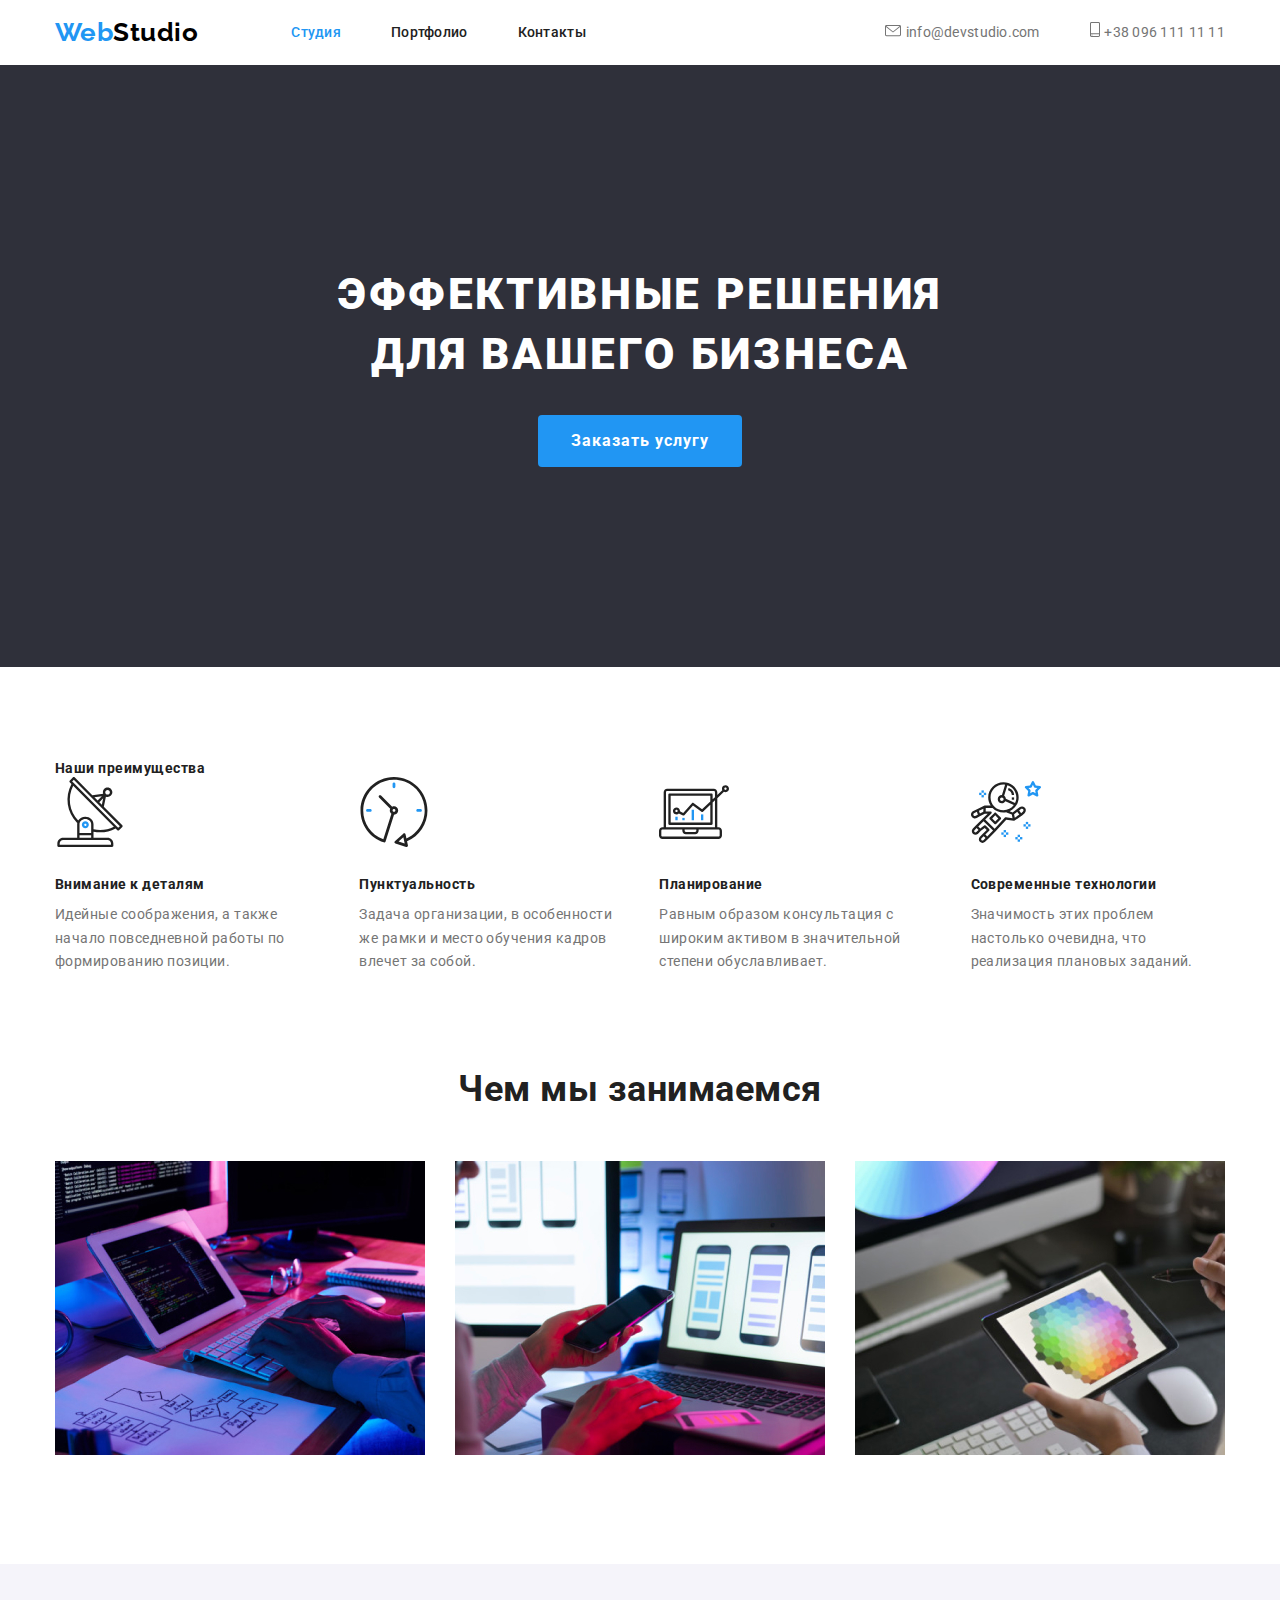
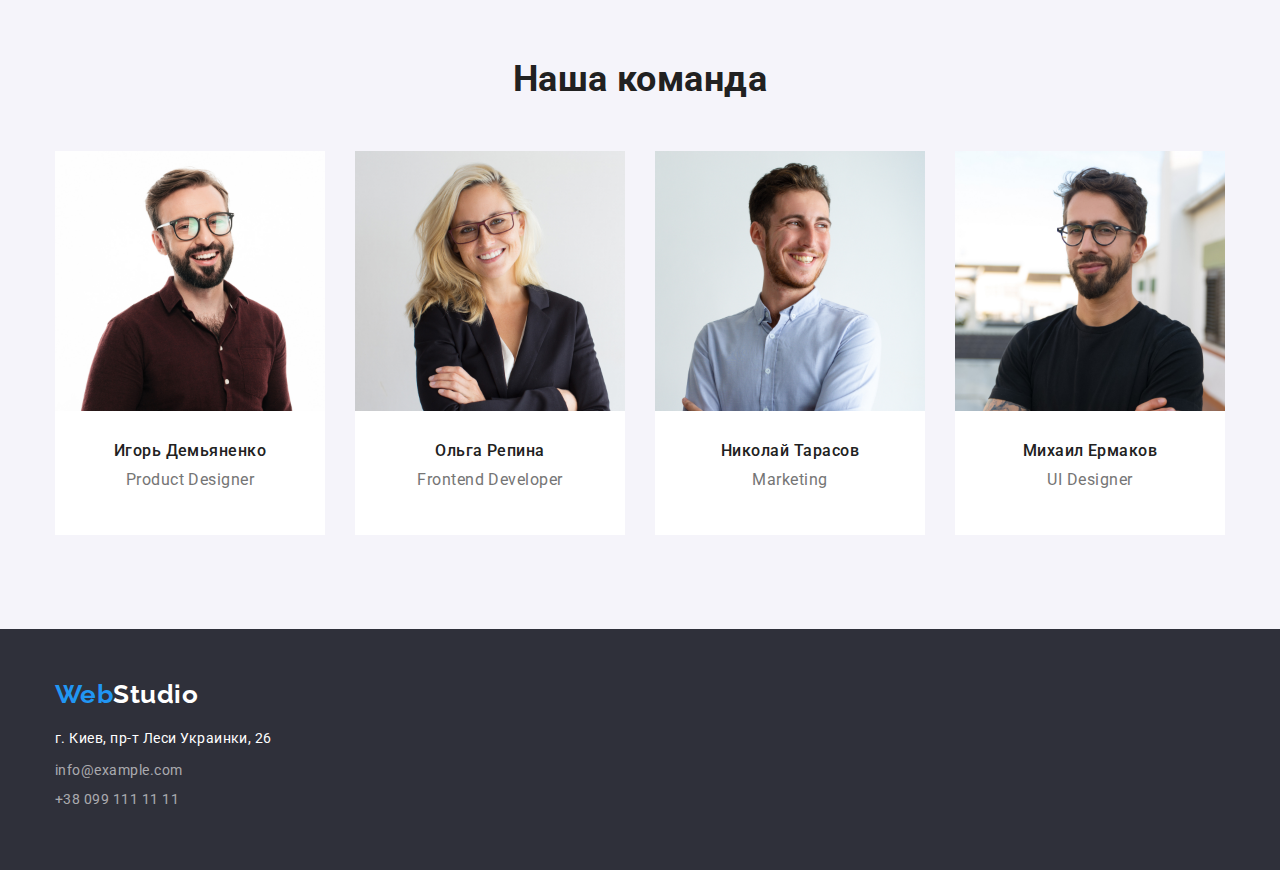
<file: index.html>
<!DOCTYPE html>
<html lang="ru">
  <head>
    <meta charset="UTF-8" />
    <meta http-equiv="X-UA-Compatible" content="IE=Edge" />
    <meta name="viewport" content="width=device-width, initial-scale=1.0" />
    <title>WebStudio</title>
    <link
      href="https://fonts.googleapis.com/css2?family=Raleway:wght@700&family=Roboto:wght@400;500;700&display=swap"
      rel="stylesheet"
    />
    <link
      rel="stylesheet"
      href="https://cdnjs.cloudflare.com/ajax/libs/modern-normalize/0.7.0/modern-normalize.min.css"
    />
    <link rel="stylesheet" href="./css/common.css" />
    <link rel="stylesheet" href="./css/main.css" />
  </head>
  <body>
    <!-- Шапка сайта -->
    <header>
      <div class="container page-header">
        <nav class="navigation">
          <a href="" class="logo">Web<span class="main">Studio</span></a>
          <ul class="site-nav list">
            <li class="item"><a href="" class="link current">Студия</a></li>
            <li class="item">
              <a href="./portfolio.html" class="link">Портфолио</a>
            </li>
            <li class="item"><a href="" class="link">Контакты</a></li>
          </ul>
        </nav>
        <address class="address">
          <ul class="address-list list">
            <li class="item">
              <img src="./images/mail.svg" alt="" class="img" />
              <a href="mailto:info@devstudio.com" class="link"
                >info@devstudio.com</a
              >
            </li>
            <li class="item">
              <img src="./images/tel.svg" alt="" class="img" />
              <a href="tel:+380961111111" class="link">+38 096 111 11 11</a>
            </li>
          </ul>
        </address>
      </div>
    </header>
    <main>
      <!-- Герой -->
      <section class="hero-section">
        <div class="container hero">
          <h1 class="title">
            Эффективные решения <br />
            для вашего бизнеса
          </h1>
          <a href="" class="button">Заказать услугу</a>
        </div>
      </section>
      <!-- Преимущества -->
      <section class="section">
        <div class="container padding-top">
          <h2 class="title">Наши преимущества</h2>
          <ul class="features list">
            <li class="item">
              <img src="./images/antenna.svg" alt="антенна" class="image" />
              <h3 class="title subtitle">Внимание к деталям</h3>
              <p class="text">
                Идейные соображения, а также начало повседневной работы по
                формированию позиции.
              </p>
            </li>
            <li class="item">
              <img src="./images/clock.svg" alt="часы" class="image" />
              <h3 class="title subtitle">Пунктуальность</h3>
              <p class="text">
                Задача организации, в особенности же рамки и место обучения
                кадров влечет за собой.
              </p>
            </li>
            <li class="item">
              <img src="./images/diagram.svg" alt="диаграмма" class="image" />
              <h3 class="title subtitle">Планирование</h3>
              <p class="text">
                Равным образом консультация с широким активом в значительной
                степени обуславливает.
              </p>
            </li>
            <li class="item">
              <img src="./images/astronaut.svg" alt="астронавт" class="image" />
              <h3 class="title subtitle">Современные технологии</h3>
              <p class="text">
                Значимость этих проблем настолько очевидна, что реализация
                плановых заданий.
              </p>
            </li>
          </ul>
        </div>
      </section>
      <!-- Направления деятельности -->
      <section class="section activity">
        <div class="container padding-top">
          <h2 class="section-title">Чем мы занимаемся</h2>
          <ul class="activity-list list">
            <li class="activity-item">
              <img
                src="./images/tablet.jpg"
                alt="Человек работает на планшете за клавиатурой"
                height="294"
                width="370"
              />
              <h3 class="title">Десктопные приложения</h3>
            </li>
            <li class="activity-item">
              <img
                src="./images/laptop.jpg"
                alt="Человек с телефоном перед экраном ноутбука"
                height="294"
                width="370"
              />
              <h3 class="title">Мобильные приложения</h3>
            </li>
            <li class="activity-item">
              <img
                src="./images/screen.jpg"
                alt="Рисунок не экране планшета"
                height="294"
                width="370"
              />
              <h3 class="title">Дизайнерские решения</h3>
            </li>
          </ul>
        </div>
      </section>
      <!-- Команда -->
      <section class="section team">
        <div class="container">
          <h2 class="section-title">Наша команда</h2>
          <ul class="list worker">
            <li class="item">
              <img
                src="./images/igor.jpg"
                alt="Мужчина в бордовой рубашке в очках"
                height="260"
                width="270"
              />
              <h3 class="title">Игорь Демьяненко</h3>
              <p class="text">Product Designer</p>
              <ul class="list">
                <li>
                  <a href="" aria-label="Инстаграм ссылка" class="link"></a>
                </li>
                <li>
                  <a href="" aria-label="Твитер ссылка" class="link"></a>
                </li>
                <li>
                  <a href="" aria-label="Фейсбук ссылка" class="link"></a>
                </li>
                <li>
                  <a href="" aria-label="Линкдин ссылка" class="link"></a>
                </li>
              </ul>
            </li>
            <li class="item">
              <img
                src="./images/olga.jpg"
                alt="Девушка в черном жакете со светлыми волосами"
                height="260"
                width="270"
              />
              <h3 class="title">Ольга Репина</h3>
              <p class="text">Frontend Developer</p>
              <ul class="list">
                <li>
                  <a href="" aria-label="Инстаграм ссылка" class="link"></a>
                </li>
                <li>
                  <a href="" aria-label="Твитер ссылка" class="link"></a>
                </li>
                <li>
                  <a href="" aria-label="Фейсбук ссылка" class="link"></a>
                </li>
                <li>
                  <a href="" aria-label="Линкдин ссылка" class="link"></a>
                </li>
              </ul>
            </li>
            <li class="item">
              <img
                src="./images/nikolai.jpg"
                alt="Мужчина в голубой рубашке с бородой"
                height="260"
                width="270"
              />
              <h3 class="title">Николай Тарасов</h3>
              <p class="text">Marketing</p>
              <ul class="list">
                <li>
                  <a href="" aria-label="Инстаграм ссылка" class="link"></a>
                </li>
                <li>
                  <a href="" aria-label="Твитер ссылка" class="link"></a>
                </li>
                <li>
                  <a href="" aria-label="Фейсбук ссылка" class="link"></a>
                </li>
                <li>
                  <a href="" aria-label="Линкдин ссылка" class="link"></a>
                </li>
              </ul>
            </li>
            <li class="item">
              <img
                src="./images/mihail.jpg"
                alt="Темноволосый мужчина в черной футболке в очках"
                height="260"
                width="270"
              />
              <h3 class="title">Михаил Ермаков</h3>
              <p class="text">UI Designer</p>
              <ul class="list">
                <li>
                  <a href="" aria-label="Инстаграм ссылка" class="link"></a>
                </li>
                <li>
                  <a href="" aria-label="Твитер ссылка" class="link"></a>
                </li>
                <li>
                  <a href="" aria-label="Фейсбук ссылка" class="link"></a>
                </li>
                <li>
                  <a href="" aria-label="Линкдин ссылка" class="link"></a>
                </li>
              </ul>
            </li>
          </ul>
        </div>
      </section>
      <!-- Клиенты -->
      <!-- Или сделать с помощью aria-label как и ссылки на соцсети? 
       <ul>
              <li>
                <a href="" aria-label="Ya & Co"></a>
              </li>
              <li>
                <a href="" aria-label="Company Tagline Here"></a>
              </li>
              <li>
                <a href="" aria-label="Company"></a>
              </li>
              <li>
                <a href="" aria-label="Foster Peters"></a>
              </li>
              <li>
                <a href="" aria-label="Brand"></a>
              </li>
              <li>
                <a href="" aria-label="Company Tag Line"></a>
              </li>
            </ul>-->
      <!-- <section class="section clients">
        <div class="container padding-top">
          <h2 class="section-title">Постоянные клиенты</h2>
          <ul class="clients-list list">
            <li class="item">
              <a href="">
                <img src="./images/logo1.svg" alt="Логотип компании" />
              </a>
            </li>
            <li class="item">
              <a href="">
                <img src="./images/logo2.svg" alt="Логотип компании" />
              </a>
            </li>
            <li class="item">
              <a href="">
                <img src="./images/logo3.svg" alt="Логотип компании" />
              </a>
            </li>
            <li class="item">
              <a href="">
                <img src="./images/logo4.svg" alt="Логотип компании" />
              </a>
            </li>
            <li class="item">
              <a href="">
                <img src="./images/logo5.svg" alt="Логотип компании" />
              </a>
            </li>
            <li class="item">
              <a href="">
                <img src="./images/logo6.svg" alt="Логотип компании" />
              </a>
            </li>
          </ul>
        </div>
      </section> -->
    </main>
    <!-- Футер -->
    <footer class="footer-section">
      <div class="container footer">
        <a href="" class="logo">Web<span class="accent">Studio</span></a>
        <address class="footer-address">
          <ul class="contacts list">
            <li class="item post">г. Киев, пр-т Леси Украинки, 26</li>
            <li class="item">info@example.com</li>
            <li class="item">+38 099 111 11 11</li>
          </ul>
        </address>
        <!-- <div class="join">
          <b class="text">присоединяйтесь</b>
          <ul class="list">
            <li>
              <a href="" aria-label="Instagram link"></a>
            </li>
            <li>
              <a href="" aria-label="Twitter link"></a>
            </li>
            <li>
              <a href="" aria-label="Facebook link"></a>
            </li>
            <li>
              <a href="" aria-label="Linkedin link"></a>
            </li>
          </ul>
        </div>
        <div class="join">
          <b class="text">Подпишитесь на рассылку</b>
        </div> -->
      </div>
    </footer>
  </body>
</html>
</file>
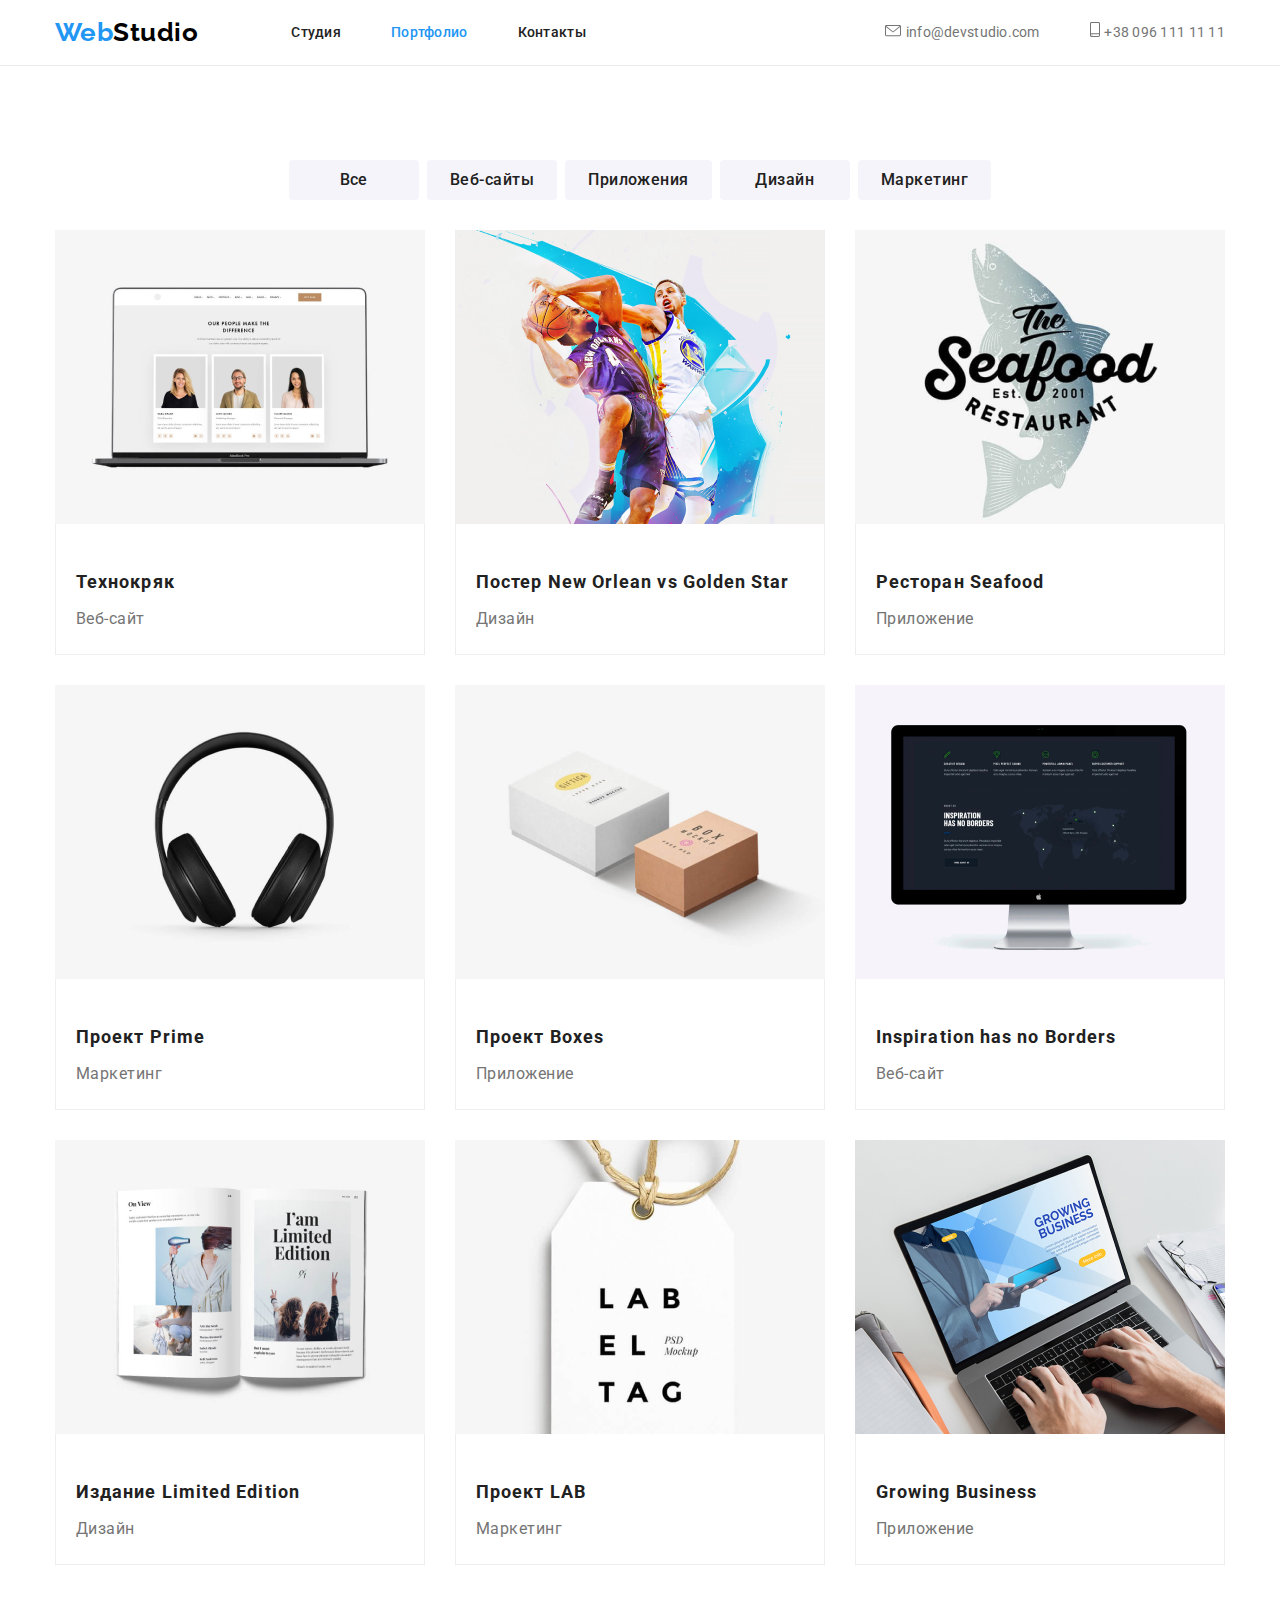
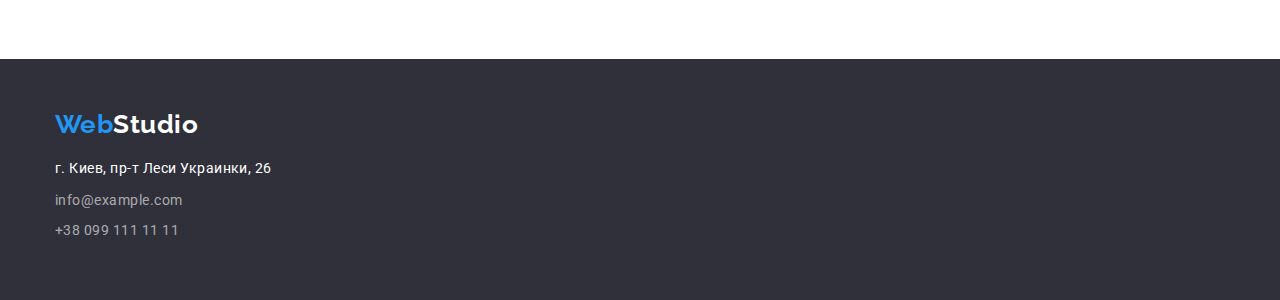
<file: portfolio.html>
<!DOCTYPE html>
<html lang="ru">
  <head>
    <meta charset="UTF-8" />
    <meta name="viewport" content="width=device-width, initial-scale=1.0" />
    <title>Document</title>
    <link
      href="https://fonts.googleapis.com/css2?family=Raleway:wght@700&family=Roboto:wght@400;500;700&display=swap"
      rel="stylesheet"
    />
    <link
      rel="stylesheet"
      href="https://cdnjs.cloudflare.com/ajax/libs/modern-normalize/0.7.0/modern-normalize.min.css"
    />
    <link rel="stylesheet" href="./css/common.css" />
    <link rel="stylesheet" href="./css/portfolio.css" />
  </head>
  <body>
    <!-- Шапка сайта -->
    <header class="header-section">
      <div class="container page-header">
        <nav class="navigation">
          <a href="" class="logo">Web<span class="main">Studio</span></a>
          <ul class="site-nav list">
            <li class="item"><a href="./index.html" class="link">Студия</a></li>
            <li class="item">
              <a href="" class="link current">Портфолио</a>
            </li>
            <li class="item"><a href="" class="link">Контакты</a></li>
          </ul>
        </nav>
        <address class="address">
          <ul class="address-list list">
            <li class="item">
              <img src="./images/mail.svg" alt="" class="img" />
              <a href="mailto:info@devstudio.com" class="link"
                >info@devstudio.com</a
              >
            </li>
            <li class="item">
              <img src="./images/tel.svg" alt="" class="img" />
              <a href="tel:+380961111111" class="link">+38 096 111 11 11</a>
            </li>
          </ul>
        </address>
      </div>
    </header>
    <main>
      <!--Портфолио-->
      <section class="portfolio">
        <div class="container">
          <h1 class="title">Портфолио</h1>
          <div class="menu">
            <button type="button" class="button">Все</button>
            <button type="button" class="button">Веб-сайты</button>
            <button type="button" class="button">Приложения</button>
            <button type="button" class="button">Дизайн</button>
            <button type="button" class="button">Маркетинг</button>
          </div>
          <ul class="apps">
            <li class="apps-item">
              <a class="link" href="">
                <div class="portfolio-img">
                  <img
                    src="./images/tehnokrac.jpg"
                    alt="Монитор ноутбука"
                    width="370"
                    height="294"
                  />
                </div>
                <div class="portfolio-text">
                  <h2 class="title">Технокряк</h2>
                  <p class="subtitle">Веб-сайт</p>
                  <!-- <p class="desc">
                    Технокряк это современная площадка распространения
                    коронавируса. Компании используют эту платформу для
                    цифрового шпионажа и атак на защищённые сервера конкурентов.
                  </p> -->
                </div>
              </a>
            </li>
            <li class="apps-item">
              <a class="link" href="">
                <div class="portfolio-img">
                  <img
                    src="./images/orlean.jpg"
                    alt="Два баскетболиста на белом фоне"
                    width="370"
                    height="294"
                  />
                </div>
                <div class="portfolio-text">
                  <h2 class="title">Постер New Orlean vs Golden Star</h2>
                  <p class="subtitle">Дизайн</p>
                  <!-- <p class="desc">
                    Lorem ipsum dolor sit amet consectetur adipisicing elit.
                    Assumenda incidunt molestias quas voluptatibus at reiciendis
                    veritatis iure voluptate, dignissimos iusto vero aspernatur
                    laudantium dolore omnis aliquam voluptas commodi animi qui.
                  </p> -->
                </div>
              </a>
            </li>
            <li class="apps-item">
              <a class="link" href="">
                <div class="portfolio-img">
                  <img
                    src="./images/seafood.jpg"
                    alt="Логотип"
                    width="370"
                    height="294"
                  />
                </div>
                <div class="portfolio-text">
                  <h2 class="title">Ресторан Seafood</h2>
                  <p class="subtitle">Приложение</p>
                  <!-- <p class="desc">
                    Lorem ipsum dolor sit, amet consectetur adipisicing elit.
                    Laborum repellendus quam consequatur modi quos perspiciatis
                    mollitia provident, molestias laboriosam quidem, esse
                    officiis quod voluptatum pariatur eius rem! Iusto,
                    perferendis fuga!
                  </p> -->
                </div>
              </a>
            </li>
            <li class="apps-item">
              <a class="link" href="">
                <div class="portfolio-img">
                  <img
                    src="./images/prime.jpg"
                    alt="Наушники на белом фоне"
                    width="370"
                    height="294"
                  />
                </div>
                <div class="portfolio-text">
                  <h2 class="title">Проект Prime</h2>
                  <p class="subtitle">Маркетинг</p>
                  <!-- <p class="desc">
                    Lorem ipsum dolor sit amet consectetur adipisicing elit.
                    Expedita, illo maxime? Possimus doloribus illum, expedita
                    tempora sunt corporis, inventore a facilis porro distinctio
                    sapiente ut nisi sed veritatis assumenda adipisci!
                  </p> -->
                </div>
              </a>
            </li>
            <li class="apps-item">
              <a class="link" href="">
                <div class="portfolio-img">
                  <img
                    src="./images/boxes.jpg"
                    alt="Две коробки на белом фоне"
                    width="370"
                    height="294"
                  />
                </div>
                <div class="portfolio-text">
                  <h2 class="title">Проект Boxes</h2>
                  <p class="subtitle">Приложение</p>
                  <!-- <p class="desc">
                    Lorem ipsum dolor sit amet consectetur adipisicing elit.
                    Tempora consequuntur quo culpa nemo cupiditate autem
                    doloribus! Facilis porro dolore natus, soluta placeat iusto
                    aliquid explicabo illum officia, aspernatur accusamus amet?
                  </p> -->
                </div>
              </a>
            </li>
            <li class="apps-item">
              <a class="link" href="">
                <div class="portfolio-img">
                  <img
                    src="./images/inspiration.jpg"
                    alt="Монитор компьютера"
                    width="370"
                    height="294"
                  />
                </div>
                <div class="portfolio-text">
                  <h2 class="title">Inspiration has no Borders</h2>
                  <p class="subtitle">Веб-сайт</p>
                  <!-- <p class="desc">
                    Lorem ipsum dolor sit amet, consectetur adipisicing elit.
                    Ipsam consectetur illum, deserunt vitae id earum officiis
                    sit esse alias, illo excepturi dolorum! Blanditiis
                    distinctio quod tempora, atque aliquid adipisci quasi.
                  </p> -->
                </div>
              </a>
            </li>
            <li class="apps-item">
              <a class="link" href="">
                <div class="portfolio-img">
                  <img
                    src="./images/limited.jpg"
                    alt="Журнал на белом фоне"
                    width="370"
                    height="294"
                  />
                </div>
                <div class="portfolio-text">
                  <h2 class="title">Издание Limited Edition</h2>
                  <p class="subtitle">Дизайн</p>
                  <!-- <p class="desc">
                    Lorem ipsum dolor sit amet, consectetur adipisicing elit.
                    Cumque, ut! Itaque possimus modi officia nobis distinctio!
                    Dolorum obcaecati esse quis voluptates velit, blanditiis
                    sapiente deserunt natus voluptate officiis, enim vitae!
                  </p> -->
                </div>
              </a>
            </li>
            <li class="apps-item">
              <a class="link" href="">
                <div class="portfolio-img">
                  <img
                    src="./images/lab.jpg"
                    alt="Текст на бирке"
                    width="370"
                    height="294"
                  />
                </div>
                <div class="portfolio-text">
                  <h2 class="title">Проект LAB</h2>
                  <p class="subtitle">Маркетинг</p>
                  <!-- <p class="desc">
                    Lorem ipsum dolor sit amet consectetur, adipisicing elit.
                    Hic incidunt minus corporis est reprehenderit quis explicabo
                    nulla. Ea, eum sint. Praesentium in incidunt consequatur
                    voluptatibus quos numquam? Expedita, nulla laborum!
                  </p> -->
                </div>
              </a>
            </li>
            <li class="apps-item">
              <a class="link" href="">
                <div class="portfolio-img">
                  <img
                    src="./images/growing.jpg"
                    alt="Надпись на екране ноутбука"
                    width="370"
                    height="294"
                  />
                </div>
                <div class="portfolio-text">
                  <h2 class="title">Growing Business</h2>
                  <p class="subtitle">Приложение</p>
                  <!-- <p class="desc">
                    Lorem, ipsum dolor sit amet consectetur adipisicing elit.
                    Est fugit quibusdam expedita ut perferendis ex. Accusamus
                    quisquam quo laudantium soluta sunt quasi. Deleniti quasi
                    magni voluptatem odio dignissimos, ipsam quos.
                  </p> -->
                </div>
              </a>
            </li>
          </ul>
        </div>
      </section>
    </main>
    <!-- Футер -->
    <footer class="footer-section">
      <div class="container footer">
        <a href="" class="logo">Web<span class="accent">Studio</span></a>
        <address class="footer-address">
          <ul class="contacts list">
            <li class="item post">г. Киев, пр-т Леси Украинки, 26</li>
            <li class="item">info@example.com</li>
            <li class="item">+38 099 111 11 11</li>
          </ul>
        </address>
        <!-- <div class="join">
            <b class="text">присоединяйтесь</b>
            <ul class="list">
              <li>
                <a href="" aria-label="Instagram link"></a>
              </li>
              <li>
                <a href="" aria-label="Twitter link"></a>
              </li>
              <li>
                <a href="" aria-label="Facebook link"></a>
              </li>
              <li>
                <a href="" aria-label="Linkedin link"></a>
              </li>
            </ul>
          </div>
          <div class="join">
            <b class="text">Подпишитесь на рассылку</b>
          </div> -->
      </div>
    </footer>
  </body>
</html>
</file>
<file: css/common.css>
:root {
  --primary-text-color: #757575;
  --title-text-color: #212121;
  --accent-color: #2196f3;
  --secondary-text-color: #ffffff;
  --primary-bg-color: #ffffff;
  --secondary-bg-color: #f5f4fa;
  --footer-bg-color: #2f303a;
  --logo-main-color: #000000;
  --header-border-color: #ececec;
  --portfolio-border-color: #eeeeee;
}

body {
  background-color: var(--primary-bg-color);
  color: var(--primary-text-color);

  font-family: Roboto, sans-serif;
  letter-spacing: 0.03em;
}
img {
  display: block;
  max-width: 100%;
  height: auto;
}
.container {
  width: 1200px;
  margin: 0 auto;
  padding-left: 15px;
  padding-right: 15px;
}
.img {
  display: inline-block;
}
.list {
  padding: 0;
  margin: 0;

  list-style: none;
}
.padding-top {
  padding-top: 94px;
}
/* Header */
.header-section {
  border-bottom: 1px solid var(--header-border-color);
}
.page-header {
  display: flex;
  align-items: center;
  justify-content: space-between;
}
.navigation,
.address {
  display: inline-flex;
  align-items: center;
}
.address-list .link,
.site-nav .link {
  font-style: normal;
  font-size: 14px;
  line-height: 1.14px;
  letter-spacing: 0.02em;
  text-decoration: none;
}
/* Logo */

.logo {
  color: var(--accent-color);

  font-family: Raleway, sans-serif;
  font-weight: 700;
  font-size: 26px;
  line-height: 1.19px;
  text-decoration: none;
}
.logo .main {
  color: var(--logo-main-color);
}
.logo .accent {
  color: var(--secondary-text-color);
}

/* Site-nav */

.site-nav {
  display: flex;
  margin-left: 93px;
}
.site-nav .item:not(:last-child) {
  margin-right: 50px;
}
.site-nav .link {
  display: inline-flex;
  padding-top: 32px;
  padding-bottom: 32px;

  color: var(--title-text-color);

  font-weight: 500;
}
.site-nav .link:hover,
.site-nav .link:focus {
  color: var(--accent-color);
}
.site-nav .link.current {
  color: var(--accent-color);
}

/* Address */

.address-list {
  display: flex;
  margin-left: auto;
}
.address-list .item:not(:last-child) {
  margin-right: 50px;
}
.address-list .link {
  display: inline-block;
  padding-top: 32px;
  padding-bottom: 32px;

  color: var(--primary-text-color);

  font-weight: 400;
}
.address-list .link:hover,
.address-list .link:focus {
  color: var(--accent-color);
}

/* Footer */
.footer-section {
  background-color: var(--footer-bg-color);
}
.footer {
  padding-top: 60px;
  padding-bottom: 60px;
}
.footer-address {
  width: 270px;
}
.footer-address,
.post {
  margin-top: 20px;

  color: var(--secondary-text-color);

  font-weight: 400;
  font-style: normal;
  font-size: 14px;
  line-height: 1.46;
}
.post {
  line-height: 1.71;
}

.contacts {
  color: rgba(255, 255, 255, 0.6);
}
.contacts .item {
  margin-top: 9px;
}

/* .join .text {
  color: var(--secondary-text-color);

  font-weight: 700;
  font-size: 14px;
  line-height: 1.14;
}
.join .list.a:hover,
.join .list.a:focus {
  color: var(--accent-color);
} */

/* Button */
.button {
  display: inline-block;
  border-radius: 4px;
  padding: 10px 32px;
  min-width: 200px;
  border: 1px solid transparent;

  color: var(--secondary-text-color);
  background-color: var(--accent-color);

  font-family: Roboto, sans-serif;
  font-weight: 700;
  font-size: 16px;
  line-height: 1.87;
  letter-spacing: 0.06em;
  text-decoration: none;
  text-align: center;
}
</file>
<file: css/main.css>
/* цвет основного текста #212121 */
/* вторичный цвет текста #757575 */
/*  белый #FFFFFF */
/* меил и тел в футере rgba(255, 255, 255, 0.6) */
/* акцент  #2196F3 */
/* основной цвет фона #FFFFFF */
/* вторичный цвет фона  #F5F4FA */
/* цвет фона футера #2F303A */

/* Hero */
.hero-section {
  background-color: #2f303a;
}
.hero {
  padding-top: 200px;
  padding-bottom: 200px;
  text-align: center;
}
.hero .title {
  margin: 0;
  color: var(--secondary-text-color);
  font-weight: 900;
  font-size: 44px;
  line-height: 1.36;
  letter-spacing: 0.06em;
  text-transform: uppercase;
}
.hero .button {
  margin-top: 30px;
}
/* Headlines */
.section-title {
  margin-top: 0;
  margin-bottom: 0;
  color: var(--title-text-color);
  font-weight: 700;
  font-size: 36px;
  line-height: 1.17;
  text-align: center;
}
.section .title {
  margin-top: 0;
  margin-bottom: 0;
  color: var(--title-text-color);
}
.activity .title {
  color: var(--secondary-text-color);
  text-align: center;
}
.activity .title,
.section .title {
  font-weight: 700;
  font-size: 14px;
  line-height: 1.14;
}

/* Features */
.features {
  display: flex;
  padding-bottom: 0;
}

.features .item {
  display: inline-block;
  width: calc((100%-30 * 3) / 4);
}
.features .item:not(:last-child) {
  margin-right: 30px;
}
.features .subtitle {
  margin-top: 30px;
}
.features .text {
  margin-top: 10px;
  margin-bottom: 0;
  font-weight: 400;
  font-size: 14px;
  line-height: 1.71;
}
.features .image:hover,
.features .image:focus {
  background-color: #2196f3;
}

/* Activity */
.activity-list {
  display: flex;
  margin-top: 50px;
}
.activity-item {
  width: calc((100%-30 * 2) / 3);
}
.activity-item:not(:last-child) {
  margin-right: 30px;
}
.activity .container {
  padding-top: 94px;
  padding-bottom: 94px;
}

/* Our teem */
.team {
  background-color: var(--secondary-bg-color);
  font-size: 16px;
  line-height: 1.19;
}
.team .container {
  padding-top: 94px;
  padding-bottom: 94px;
}
.team .text {
  margin-top: 10px;
  margin-bottom: 0;
  text-align: center;
  font-weight: 400;
}
.team .title {
  margin-top: 30px;
  font-weight: 500;
  text-align: center;
  font-size: 16px;
  line-height: 1.19;
}
.worker .item {
  background-color: var(--primary-bg-color);
}

.team .list.link:hover,
.team .list.link:focus {
  color: var(--accent-color);
}
.team .text {
  font-weight: 400;
  text-align: center;
}
.worker {
  display: flex;
  margin-top: 50px;
}
.worker .item {
  padding-top: 0;
  padding-bottom: 30px;
  width: calc((100%-30 * 3) / 4);
}
.worker .item:not(:last-child) {
  margin-right: 30px;
}
.worker .list {
  margin-top: 16px;
}

/* Clients  Доработаю в 4 дз*/
/* .clients .container {
  padding-top: 94px;
  padding-bottom: 94px;
}
.clients-list {
  display: flex;
  margin-top: 50px;
}
.clients-list .item {
  width: calc((100%-30 * 5) / 6);
}
.clients-list .item:not(:last-child) {
  margin-right: 30px;
} */
</file>
<file: css/portfolio.css>
.portfolio .container {
  padding-top: 94px;
  padding-bottom: 94px;
}
/* Пока так спрятала заголовок */
.portfolio .title {
  margin: 0;
  line-height: 0;
  font-size: 0;
}
/* Button */
.menu {
  display: flex;
  justify-content: center;
}
.menu .button {
  display: inline-block;
  border-radius: 4px;
  padding: 6px 22px;
  min-width: 130px;
  border: 1px solid transparent;

  color: var(--title-text-color);
  background-color: var(--secondary-bg-color);
  font-family: Roboto, sans-serif;
  font-weight: 500;
  font-size: 16px;
  line-height: 1.62;
  letter-spacing: 0.03em;
}
.menu .button:not(:last-child) {
  margin-right: 8px;
}
.menu .button:hover,
.menu .button:focus {
  color: var(--secondary-text-color);
  background-color: var(--accent-color);
}
/* Cards */

.apps {
  display: flex;
  flex-wrap: wrap;
  margin-top: 30px;
  margin-bottom: 0;
  padding: 0;
}
.apps-item {
  width: calc((100%-30 * 2) / 3);
  max-width: 370px;
  list-style: none;
}
.apps-item:not(:nth-last-child(-n + 3)) {
  margin-bottom: 30px;
}
.apps-item:not(:nth-last-child(3n + 1)) {
  margin-right: 30px;
}
.apps .link {
  text-decoration: none;
  text-align: unset;
}

/* Text */
.portfolio-text {
  padding-top: 20px;
  padding-bottom: 20px;
  padding-left: 20px;
  max-width: 370px;
  border-right: 1px solid var(--portfolio-border-color);
  border-bottom: 1px solid var(--portfolio-border-color);
  border-left: 1px solid var(--portfolio-border-color);
}
.portfolio-text .title {
  margin-top: 20px;
  color: var(--title-text-color);
  font-weight: 700;
  font-size: 18px;
  line-height: 2;
  letter-spacing: 0.06em;
}
.subtitle {
  margin-top: 4px;
  margin-bottom: 0;
  color: var(--primary-text-color);
  font-weight: 400;
  font-size: 16px;
  line-height: 1.87;
}
/* .desc {
  margin: 0;
  color: var(--secondary-text-color);
  font-weight: 400;
  font-size: 18px;
  line-height: 1.55;
} */
</file>
